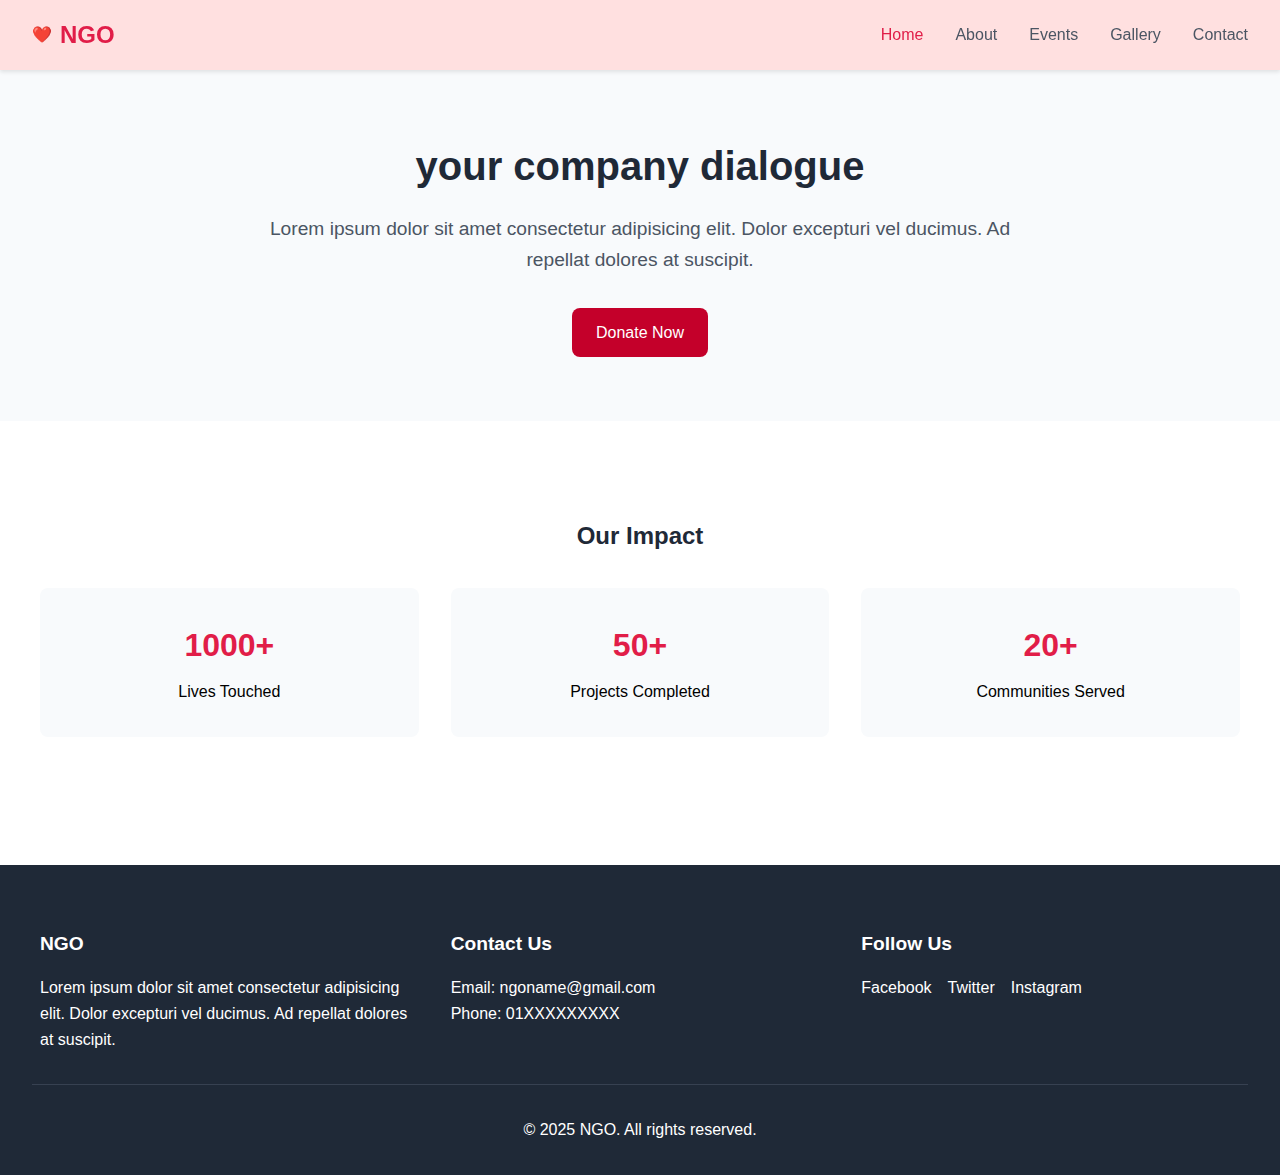
<file: index.html>
<!DOCTYPE html>
<html lang="en">
<head>
    <meta charset="UTF-8">
    <meta name="viewport" content="width=device-width, initial-scale=1.0">
    <title>NGO - Home</title>
    <link rel="stylesheet" href="styles.css">
</head>
<body>
    <nav class="navbar">
        <div class="nav-brand">
            <span class="logo">❤️</span>
            <span class="brand-name">NGO</span>
        </div>
        <ul class="nav-links">
            <li><a href="index.html" class="active">Home</a></li>
            <li><a href="about.html">About</a></li>
            <li><a href="events.html">Events</a></li>
            <li><a href="gallery.html">Gallery</a></li>
            <li><a href="contact.html">Contact</a></li>
        </ul>
        <button class="mobile-menu">☰</button>
    </nav>

    <main class="home">
        <section class="hero">

            <h1>your company dialogue</h1>
            <p>Lorem ipsum dolor sit amet consectetur adipisicing elit. Dolor excepturi vel ducimus. Ad repellat dolores at suscipit.</p>
            <a href="#" class="cta-button">Donate Now</a>

        </section>

        <section class="impact">
            <h2>Our Impact</h2>
            <div class="impact-grid">
                <div class="impact-card">
                    <h3>1000+</h3>
                    <p>Lives Touched</p>
                </div>
                <div class="impact-card">
                    <h3>50+</h3>
                    <p>Projects Completed</p>
                </div>
                <div class="impact-card">
                    <h3>20+</h3>
                    <p>Communities Served</p>
                </div>
            </div>
        </section>
    </main>

    <footer>
        <div class="footer-content">
            <div class="footer-section">
                <h3>NGO</h3>
                <p>Lorem ipsum dolor sit amet consectetur adipisicing elit. Dolor excepturi vel ducimus. Ad repellat dolores at suscipit.</p>
            </div>
            <div class="footer-section">
                <h3>Contact Us</h3>
                <p>Email: ngoname@gmail.com</p>
                <p>Phone: 01XXXXXXXXX</p>
            </div>
            <div class="footer-section">
                <h3>Follow Us</h3>
                <div class="social-links">
                    <a href="#" class="social-link">Facebook</a>
                    <a href="#" class="social-link">Twitter</a>
                    <a href="#" class="social-link">Instagram</a>
                </div>
            </div>
        </div>
        <div class="footer-bottom">
            <p>&copy; 2025 NGO. All rights reserved.</p>
        </div>
    </footer>

    <script src="script.js"></script>
</body>
</html>
</file>
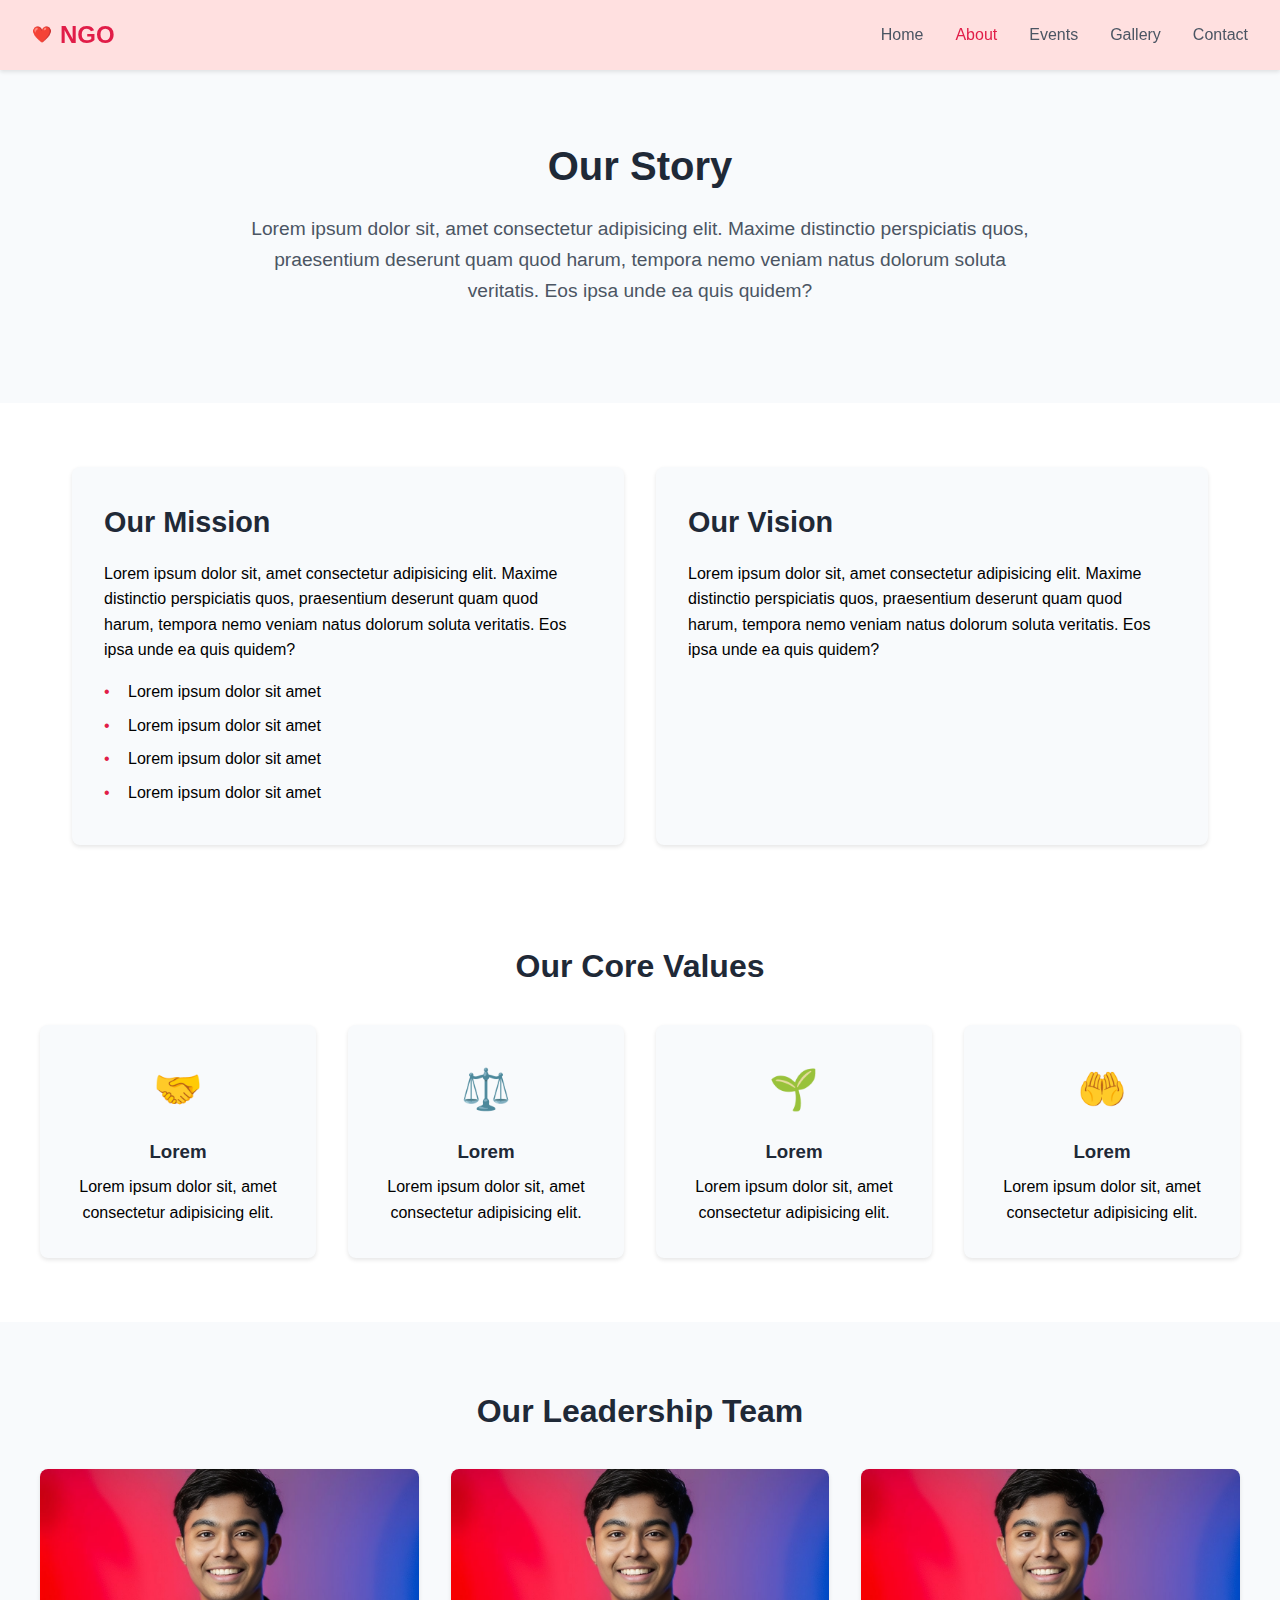
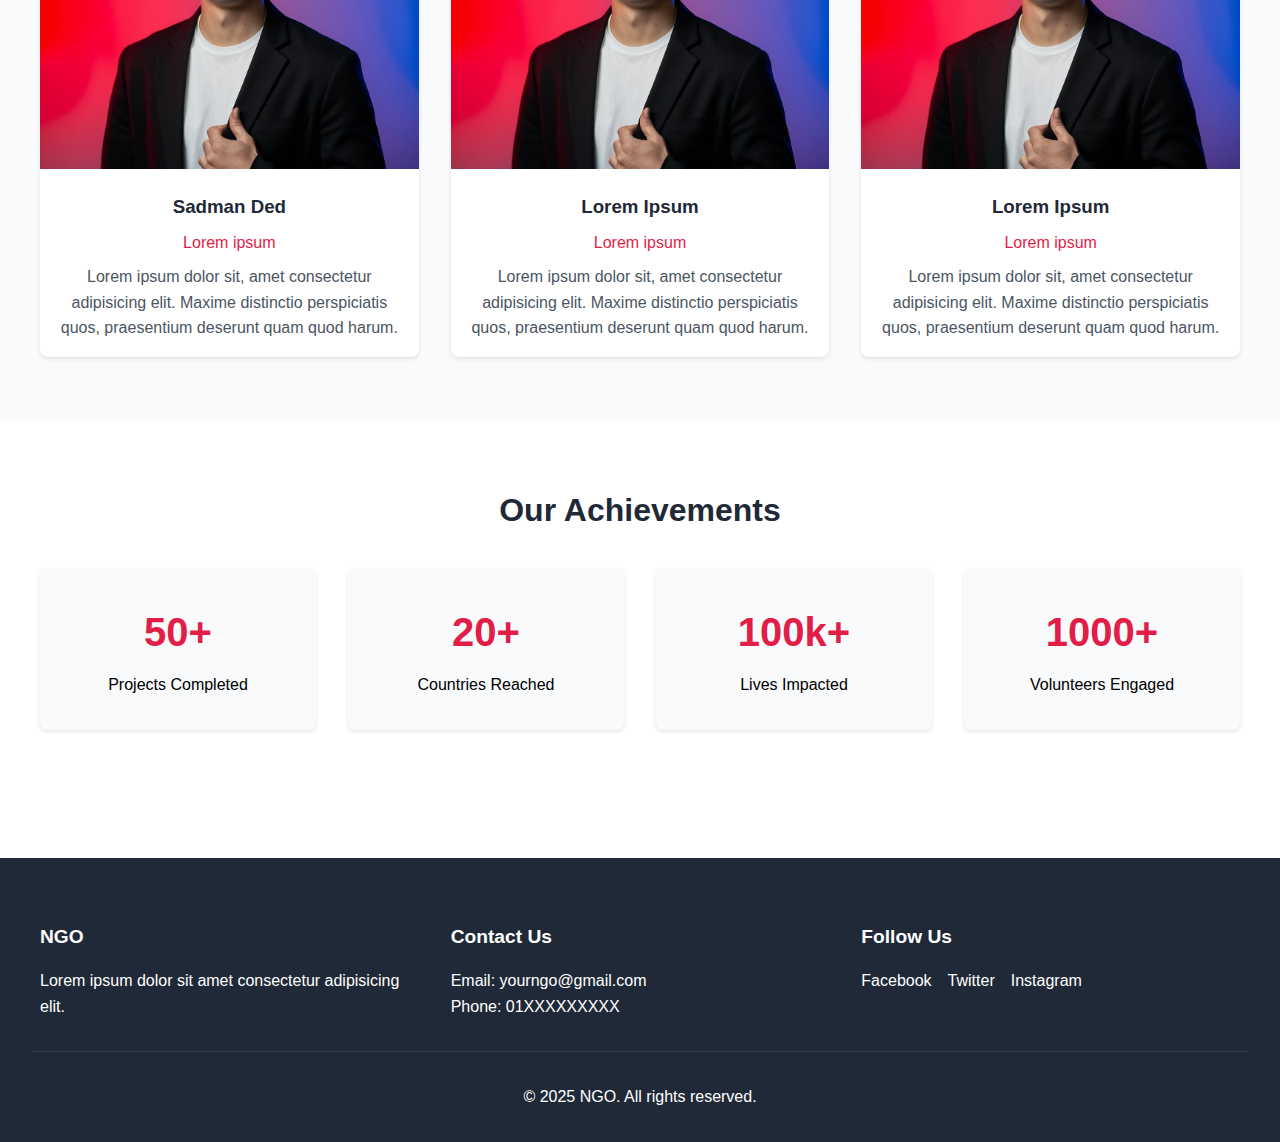
<file: about.html>
<!DOCTYPE html>
<html lang="en">
<head>
    <meta charset="UTF-8">
    <meta name="viewport" content="width=device-width, initial-scale=1.0">
    <title>NGO- About</title>
    <link rel="stylesheet" href="styles.css">
</head>
<body>
    <nav class="navbar">
        <div class="nav-brand">
            <span class="logo">❤️</span>
            <span class="brand-name">NGO</span>
        </div>
        <ul class="nav-links">
            <li><a href="index.html">Home</a></li>
            <li><a href="about.html" class="active">About</a></li>
            <li><a href="events.html">Events</a></li>
            <li><a href="gallery.html">Gallery</a></li>
            <li><a href="contact.html">Contact</a></li>
        </ul>
        <button class="mobile-menu">☰</button>
    </nav>

    <main class="about">
        <section class="about-hero">
            <h1>Our Story</h1>
            <p>Lorem ipsum dolor sit, amet consectetur adipisicing elit. Maxime distinctio perspiciatis quos, praesentium deserunt quam quod harum, tempora nemo veniam natus dolorum soluta veritatis. Eos ipsa unde ea quis quidem?</p>
        </section>

        <section class="mission-vision">
            <div class="mission">
                <h2>Our Mission</h2>
                <p>Lorem ipsum dolor sit, amet consectetur adipisicing elit. Maxime distinctio perspiciatis quos, praesentium deserunt quam quod harum, tempora nemo veniam natus dolorum soluta veritatis. Eos ipsa unde ea quis quidem?</p>
                <ul class="mission-points">
                    <li>Lorem ipsum dolor sit amet</li>
                    <li>Lorem ipsum dolor sit amet</li>
                    <li>Lorem ipsum dolor sit amet</li>
                    <li>Lorem ipsum dolor sit amet</li>
                </ul>
            </div>
            <div class="vision">
                <h2>Our Vision</h2>
                <p>Lorem ipsum dolor sit, amet consectetur adipisicing elit. Maxime distinctio perspiciatis quos, praesentium deserunt quam quod harum, tempora nemo veniam natus dolorum soluta veritatis. Eos ipsa unde ea quis quidem?</p>
            </div>
        </section>

        <section class="values">
            <h2>Our Core Values</h2>
            <div class="values-grid">
                <div class="value-card">
                    <span class="value-icon">🤝</span>
                    <h3>Lorem</h3>
                    <p>Lorem ipsum dolor sit, amet consectetur adipisicing elit.</p>
                </div>
                <div class="value-card">
                    <span class="value-icon">⚖️</span>
                    <h3>Lorem</h3>
                    <p>Lorem ipsum dolor sit, amet consectetur adipisicing elit.</p>
                </div>
                <div class="value-card">
                    <span class="value-icon">🌱</span>
                    <h3>Lorem</h3>
                    <p>Lorem ipsum dolor sit, amet consectetur adipisicing elit.</p>
                </div>
                <div class="value-card">
                    <span class="value-icon">🤲</span>
                    <h3>Lorem</h3>
                    <p>Lorem ipsum dolor sit, amet consectetur adipisicing elit.</p>
                </div>
            </div>
        </section>

        <section class="team">
            <h2>Our Leadership Team</h2>
            <div class="team-grid">
                <div class="team-member">
                    <img src="dummy.png" alt="Sarah Johnson">
                    <h3>Sadman Ded</h3>
                    <p class="role">Lorem ipsum</p>
                    <p class="bio">Lorem ipsum dolor sit, amet consectetur adipisicing elit. Maxime distinctio perspiciatis quos, praesentium deserunt quam quod harum.</p>
                </div>
                <div class="team-member">
                    <img src="dummy.png" alt="David Chen">
                    <h3>Lorem Ipsum</h3>
                    <p class="role">Lorem ipsum</p>
                    <p class="bio">Lorem ipsum dolor sit, amet consectetur adipisicing elit. Maxime distinctio perspiciatis quos, praesentium deserunt quam quod harum.</p>
                </div>
                <div class="team-member">
                    <img src="dummy.png" alt="Emily Rodriguez">
                    <h3>Lorem Ipsum</h3>
                    <p class="role">Lorem ipsum</p>
                    <p class="bio">Lorem ipsum dolor sit, amet consectetur adipisicing elit. Maxime distinctio perspiciatis quos, praesentium deserunt quam quod harum.</p>
                </div>
            </div>
        </section>

        <section class="achievements">
            <h2>Our Achievements</h2>
            <div class="achievements-grid">
                <div class="achievement-card">
                    <span class="achievement-number">50+</span>
                    <p>Projects Completed</p>
                </div>
                <div class="achievement-card">
                    <span class="achievement-number">20+</span>
                    <p>Countries Reached</p>
                </div>
                <div class="achievement-card">
                    <span class="achievement-number">100k+</span>
                    <p>Lives Impacted</p>
                </div>
                <div class="achievement-card">
                    <span class="achievement-number">1000+</span>
                    <p>Volunteers Engaged</p>
                </div>
            </div>
        </section>
    </main>

    <footer>
        <div class="footer-content">
            <div class="footer-section">
                <h3>NGO</h3>
                <p>Lorem ipsum dolor sit amet consectetur adipisicing elit.</p>
            </div>
            <div class="footer-section">
                <h3>Contact Us</h3>
                <p>Email: yourngo@gmail.com</p>
                <p>Phone: 01XXXXXXXXX</p>
            </div>
            <div class="footer-section">
                <h3>Follow Us</h3>
                <div class="social-links">
                    <a href="#" class="social-link">Facebook</a>
                    <a href="#" class="social-link">Twitter</a>
                    <a href="#" class="social-link">Instagram</a>
                </div>
            </div>
        </div>
        <div class="footer-bottom">
            <p>&copy; 2025 NGO. All rights reserved.</p>
        </div>
    </footer>

    <script src="script.js"></script>
</body>
</html>
</file>
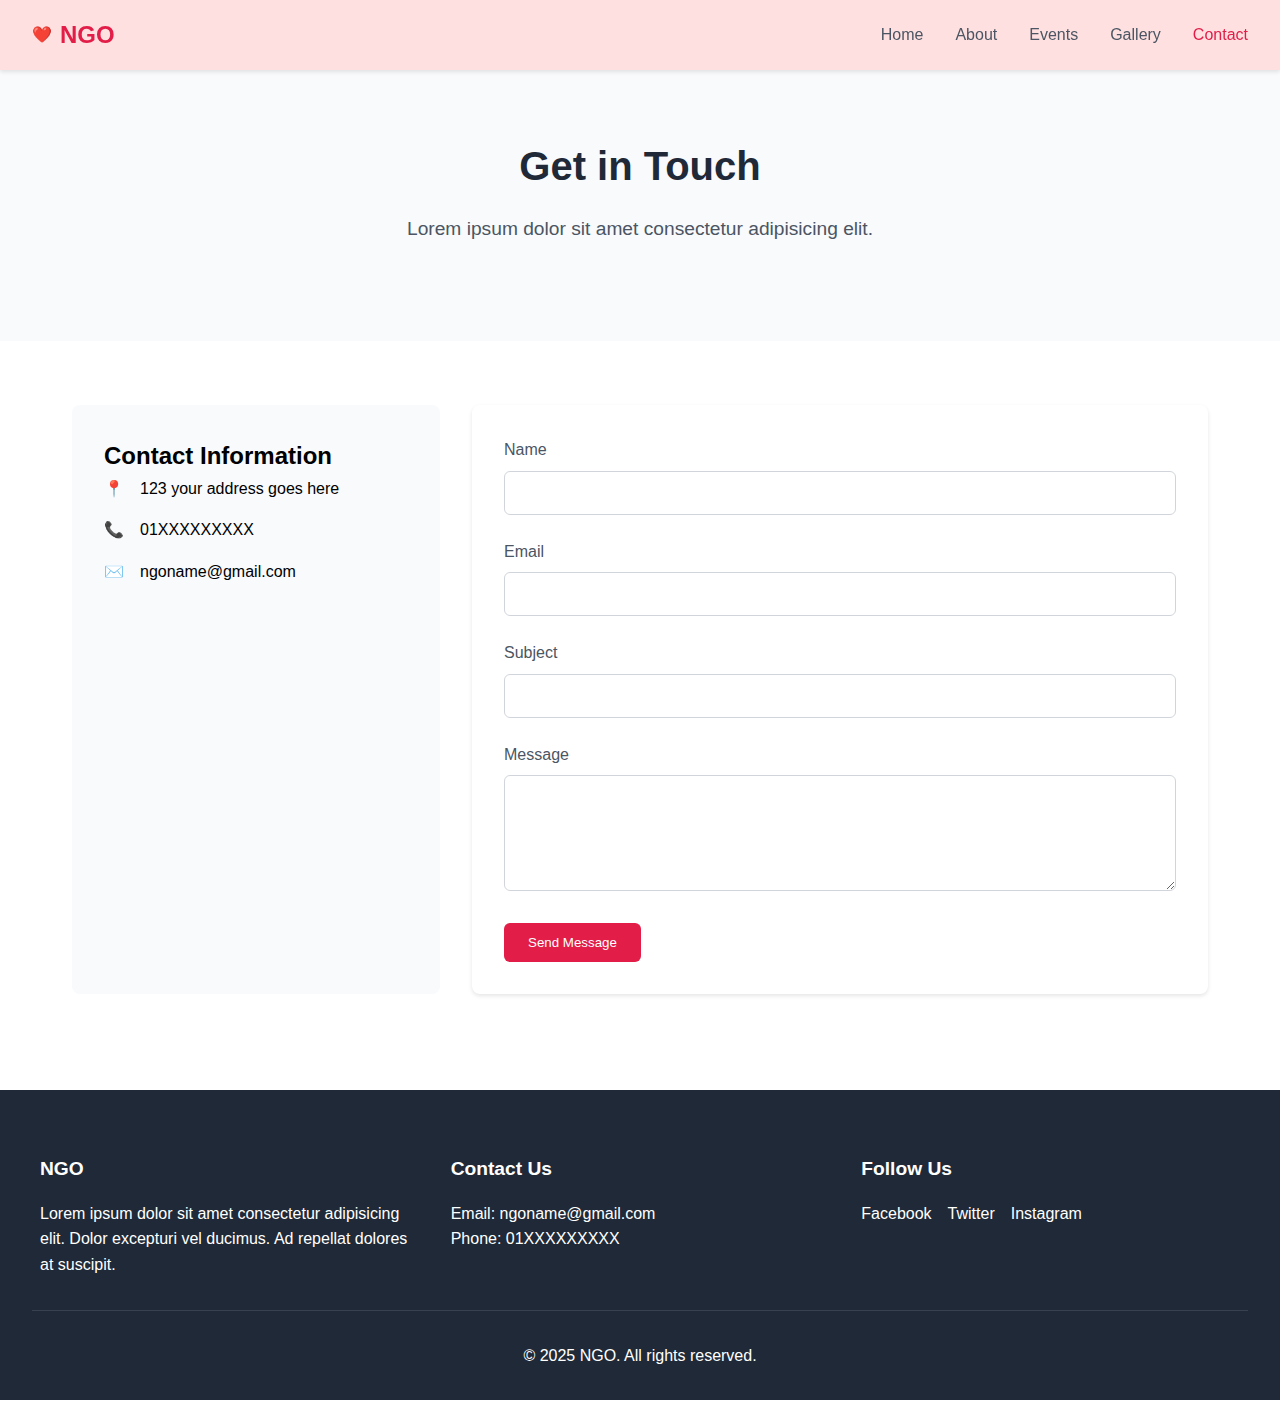
<file: contact.html>
<!DOCTYPE html>
<html lang="en">
<head>
    <meta charset="UTF-8">
    <meta name="viewport" content="width=device-width, initial-scale=1.0">
    <title>NGO- Contact</title>
    <link rel="stylesheet" href="styles.css">
</head>
<body>
    <nav class="navbar">
        <div class="nav-brand">
            <span class="logo">❤️</span>
            <span class="brand-name">NGO</span>
        </div>
        <ul class="nav-links">
            <li><a href="index.html">Home</a></li>
            <li><a href="about.html">About</a></li>
            <li><a href="events.html">Events</a></li>
            <li><a href="gallery.html">Gallery</a></li>
            <li><a href="contact.html" class="active">Contact</a></li>
        </ul>
        <button class="mobile-menu">☰</button>
    </nav>

    <main class="contact">
        <section class="contact-hero">
            <h1>Get in Touch</h1>
            <p>Lorem ipsum dolor sit amet consectetur adipisicing elit.</p>
        </section>

        <section class="contact-content">
            <div class="contact-info">
                <h2>Contact Information</h2>
                <div class="info-item">
                    <span class="icon">📍</span>
                    <p>123 your address goes here</p>
                </div>
                <div class="info-item">
                    <span class="icon">📞</span>
                    <p>01XXXXXXXXX</p>
                </div>
                <div class="info-item">
                    <span class="icon">✉️</span>
                    <p>ngoname@gmail.com</p>
                </div>
            </div>

            <form class="contact-form" id="contactForm">
                <div class="form-group">
                    <label for="name">Name</label>
                    <input type="text" id="name" name="name" required>
                </div>
                <div class="form-group">
                    <label for="email">Email</label>
                    <input type="email" id="email" name="email" required>
                </div>
                <div class="form-group">
                    <label for="subject">Subject</label>
                    <input type="text" id="subject" name="subject" required>
                </div>
                <div class="form-group">
                    <label for="message">Message</label>
                    <textarea id="message" name="message" rows="5" required></textarea>
                </div>
                <button type="submit" class="submit-button">Send Message</button>
            </form>
        </section>
    </main>

    <footer>
        <div class="footer-content">
            <div class="footer-section">
                <h3>NGO</h3>
                <p>Lorem ipsum dolor sit amet consectetur adipisicing elit. Dolor excepturi vel ducimus. Ad repellat dolores at suscipit.</p>
            </div>
            <div class="footer-section">
                <h3>Contact Us</h3>
                <p>Email: ngoname@gmail.com</p>
                <p>Phone: 01XXXXXXXXX</p>
            </div>
            <div class="footer-section">
                <h3>Follow Us</h3>
                <div class="social-links">
                    <a href="#" class="social-link">Facebook</a>
                    <a href="#" class="social-link">Twitter</a>
                    <a href="#" class="social-link">Instagram</a>
                </div>
            </div>
        </div>
        <div class="footer-bottom">
            <p>&copy; 2025 NGO. All rights reserved.</p>
        </div>
    </footer>

    <script src="script.js"></script>
</body>
</html>
</file>
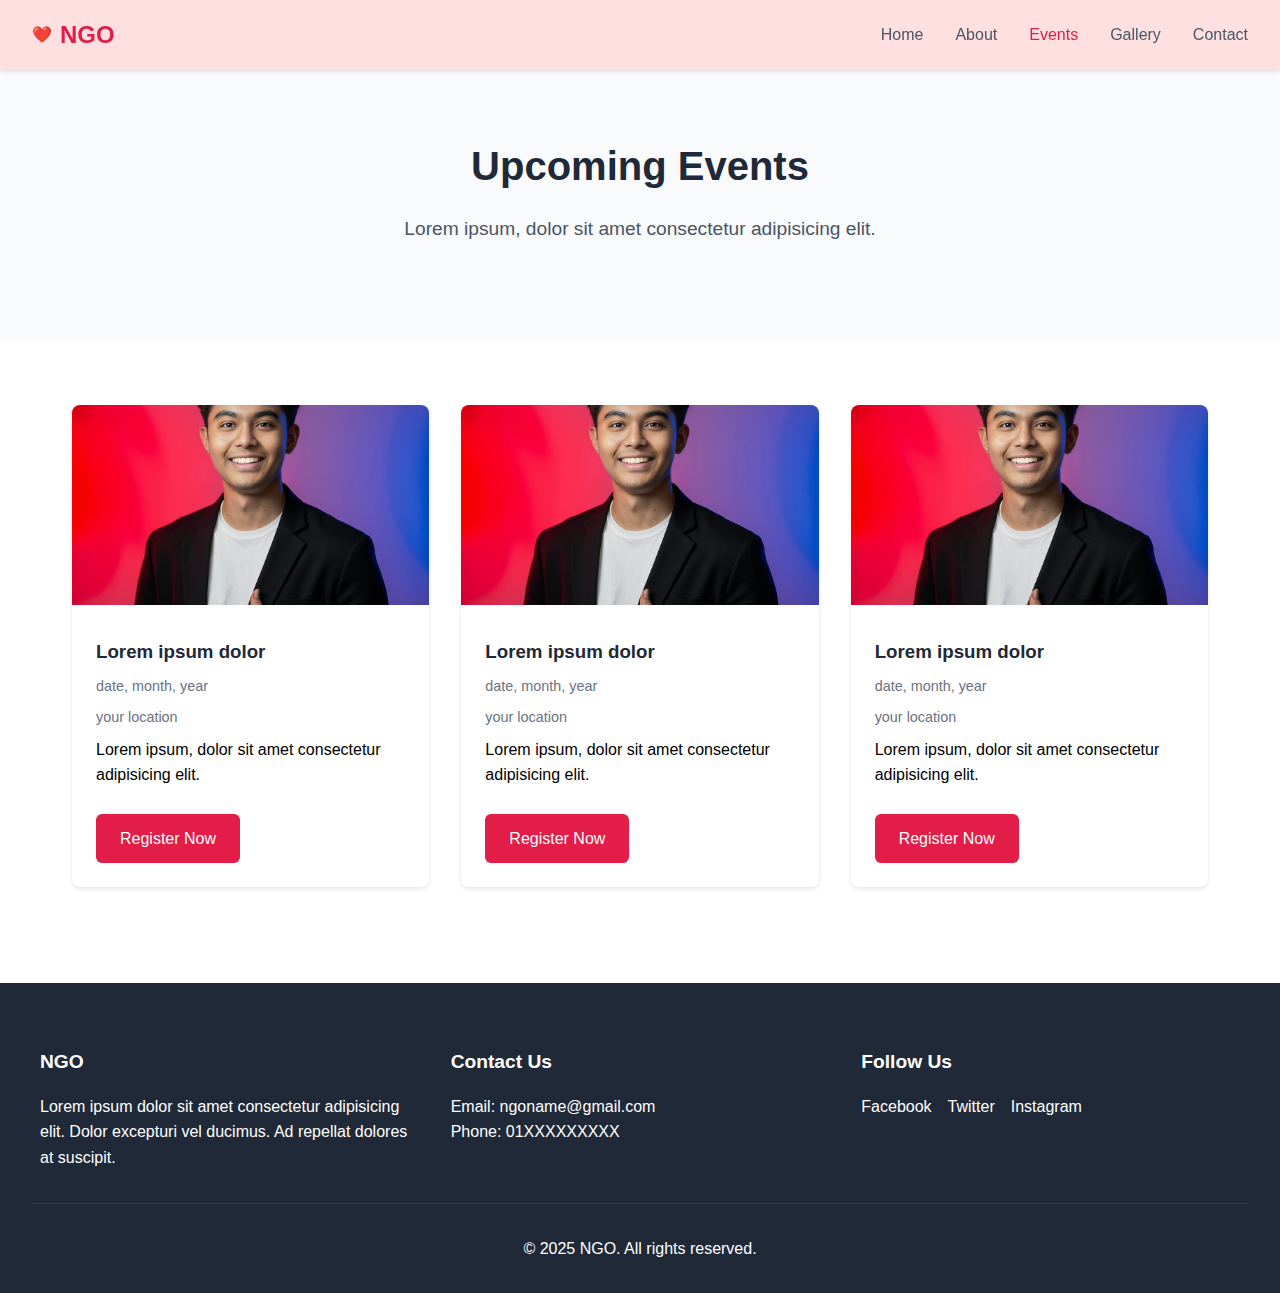
<file: events.html>
<!DOCTYPE html>
<html lang="en">
<head>
    <meta charset="UTF-8">
    <meta name="viewport" content="width=device-width, initial-scale=1.0">
    <title>NGO- Events</title>
    <link rel="stylesheet" href="styles.css">
</head>
<body>
    <nav class="navbar">
        <div class="nav-brand">
            <span class="logo">❤️</span>
            <span class="brand-name">NGO</span>
        </div>
        <ul class="nav-links">
            <li><a href="index.html">Home</a></li>
            <li><a href="about.html">About</a></li>
            <li><a href="events.html" class="active">Events</a></li>
            <li><a href="gallery.html">Gallery</a></li>
            <li><a href="contact.html">Contact</a></li>
        </ul>
        <button class="mobile-menu">☰</button>
    </nav>

    <main class="events">
        <section class="events-hero">
            <h1>Upcoming Events</h1>
            <p>Lorem ipsum, dolor sit amet consectetur adipisicing elit.</p>
        </section>

        <section class="events-grid">
            <div class="event-card">
                <img src="dummy.png" alt="Community Event">
                <div class="event-details">
                    <h3>Lorem ipsum dolor</h3>
                    <p class="date">date, month, year</p>
                    <p class="location">your location</p>
                    <p class="description">Lorem ipsum, dolor sit amet consectetur adipisicing elit.</p> <br>
                    <a href="#" class="register-button">Register Now</a>
                </div>
            </div>

            <div class="event-card">
                <img src="dummy.png" alt="Community Event">
                <div class="event-details">
                    <h3>Lorem ipsum dolor</h3>
                    <p class="date">date, month, year</p>
                    <p class="location">your location</p>
                    <p class="description">Lorem ipsum, dolor sit amet consectetur adipisicing elit.</p> <br>
                    <a href="#" class="register-button">Register Now</a>
                </div>
            </div>

            <div class="event-card">
                <img src="dummy.png" alt="Community Event">
                <div class="event-details">
                    <h3>Lorem ipsum dolor</h3>
                    <p class="date">date, month, year</p>
                    <p class="location">your location</p>
                    <p class="description">Lorem ipsum, dolor sit amet consectetur adipisicing elit.</p> <br>
                    <a href="#" class="register-button">Register Now</a>
                </div>
            </div>
        </section>
    </main>

    <footer>
        <div class="footer-content">
            <div class="footer-section">
                <h3>NGO</h3>
                <p>Lorem ipsum dolor sit amet consectetur adipisicing elit. Dolor excepturi vel ducimus. Ad repellat dolores at suscipit.</p>
            </div>
            <div class="footer-section">
                <h3>Contact Us</h3>
                <p>Email: ngoname@gmail.com</p>
                <p>Phone: 01XXXXXXXXX</p>
            </div>
            <div class="footer-section">
                <h3>Follow Us</h3>
                <div class="social-links">
                    <a href="#" class="social-link">Facebook</a>
                    <a href="#" class="social-link">Twitter</a>
                    <a href="#" class="social-link">Instagram</a>
                </div>
            </div>
        </div>
        <div class="footer-bottom">
            <p>&copy; 2025 NGO. All rights reserved.</p>
        </div>
    </footer>

    <script src="script.js"></script>
</body>
</html>
</file>
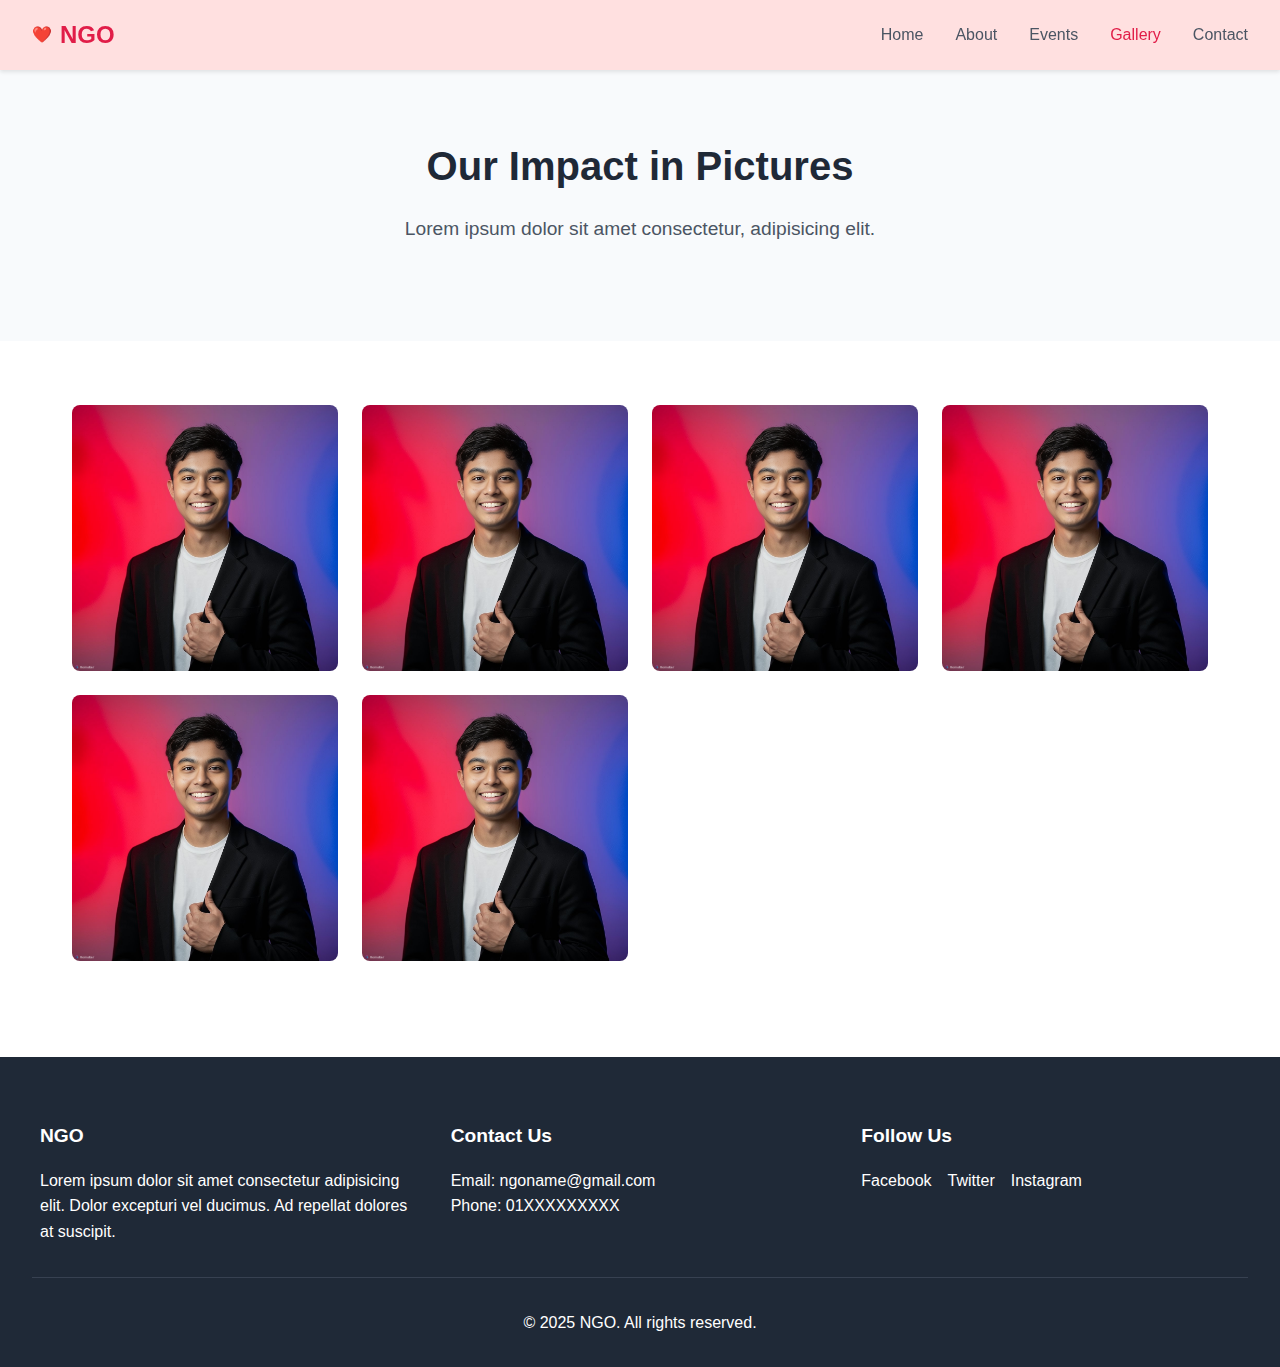
<file: gallery.html>
<!DOCTYPE html>
<html lang="en">
<head>
    <meta charset="UTF-8">
    <meta name="viewport" content="width=device-width, initial-scale=1.0">
    <title>NGO- Gallery</title>
    <link rel="stylesheet" href="styles.css">
</head>
<body>
    <nav class="navbar">
        <div class="nav-brand">
            <span class="logo">❤️</span>
            <span class="brand-name">NGO</span>
        </div>
        <ul class="nav-links">
            <li><a href="index.html">Home</a></li>
            <li><a href="about.html">About</a></li>
            <li><a href="events.html">Events</a></li>
            <li><a href="gallery.html" class="active">Gallery</a></li>
            <li><a href="contact.html">Contact</a></li>
        </ul>
        <button class="mobile-menu">☰</button>
    </nav>

    <main class="gallery">
        <section class="gallery-hero">
            <h1>Our Impact in Pictures</h1>
            <p>Lorem ipsum dolor sit amet consectetur, adipisicing elit.</p>
        </section>

        <section class="gallery-grid">
            <div class="gallery-item">
                <img src="dummy.png" alt="Community Event">
                <div class="overlay">
                    <p>Lorem ipsum dolor</p>
                </div>
            </div>
            <div class="gallery-item">
                <img src="dummy.png" alt="Community Event">
                <div class="overlay">
                    <p>Lorem ipsum dolor</p>
                </div>
            </div>
            <div class="gallery-item">
                <img src="dummy.png" alt="Community Event">
                <div class="overlay">
                    <p>Lorem ipsum dolor</p>
                </div>
            </div>
            <div class="gallery-item">
                <img src="dummy.png" alt="Community Event">
                <div class="overlay">
                    <p>Lorem ipsum dolor</p>
                </div>
            </div>
            <div class="gallery-item">
                <img src="dummy.png" alt="Community Event">
                <div class="overlay">
                    <p>Lorem ipsum dolor</p>
                </div>
            </div>
            <div class="gallery-item">
                <img src="dummy.png" alt="Community Event">
                <div class="overlay">
                    <p>Lorem ipsum dolor</p>
                </div>
            </div>
        </section>
    </main>

    <footer>
        <div class="footer-content">
            <div class="footer-section">
                <h3>NGO</h3>
                <p>Lorem ipsum dolor sit amet consectetur adipisicing elit. Dolor excepturi vel ducimus. Ad repellat dolores at suscipit.</p>
            </div>
            <div class="footer-section">
                <h3>Contact Us</h3>
                <p>Email: ngoname@gmail.com</p>
                <p>Phone: 01XXXXXXXXX</p>
            </div>
            <div class="footer-section">
                <h3>Follow Us</h3>
                <div class="social-links">
                    <a href="#" class="social-link">Facebook</a>
                    <a href="#" class="social-link">Twitter</a>
                    <a href="#" class="social-link">Instagram</a>
                </div>
            </div>
        </div>
        <div class="footer-bottom">
            <p>&copy; 2025 NGO. All rights reserved.</p>
        </div>
    </footer>

    <script src="script.js"></script>
</body>
</html>
</file>
<file: styles.css>
/* Reset and base styles */
* {
    margin: 0;
    padding: 0;
    box-sizing: border-box;
}

body {
    font-family: 'Segoe UI', Tahoma, Geneva, Verdana, sans-serif;
    line-height: 1.6;
    color: #000000;
   /* background: linear-gradient(rgba(255, 255, 255, 0.5), rgba(255, 128, 195, 0.5)), url('../img/hero.jpg') center/cover no-repeat; */
}

/* Navigation */
.navbar {
    background-color: rgb(255, 224, 224);
    box-shadow: 0 2px 4px rgba(0,0,0,0.1);
    padding: 1rem 2rem;
    position: sticky;
    top: 0;
    z-index: 1000;
    display: flex;
    justify-content: space-between;
    align-items: center;
    }

.nav-brand {
    display: flex;
    align-items: center;
    gap: 0.5rem;
}

.brand-name {
    font-size: 1.5rem;
    font-weight: bold;
    color: #e11d48;
}

.nav-links {
    display: flex;
    gap: 2rem;
    list-style: none;
}

.nav-links a {
    text-decoration: none;
    color: #4b5563;
    font-weight: 500;
    transition: color 0.3s ease;
}

.nav-links a:hover,
.nav-links a.active {
    color: #e11d48;
    background-color: transparent;
}

.mobile-menu {
    display: none;
    background: none;
    border: none;
    font-size: 1.5rem;
    cursor: pointer;
    color: #4b5563;
}

/* Hero Sections */

/* Slideshow container */
.slideshow-container {
    max-width: 1000px;
    position: relative;
    margin: auto;
  }
  
  /* Hide the images by default */
  .mySlides {
    display: none;
  }
  
  /* Next & previous buttons */
  .prev, .next {
    cursor: pointer;
    position: absolute;
    top: 50%;
    width: auto;
    margin-top: -22px;
    padding: 16px;
    color: white;
    font-weight: bold;
    font-size: 18px;
    transition: 0.6s ease;
    border-radius: 0 3px 3px 0;
    user-select: none;
  }
  
  /* Position the "next button" to the right */
  .next {
    right: 0;
    border-radius: 3px 0 0 3px;
  }
  
  /* On hover, add a black background color with a little bit see-through */
  .prev:hover, .next:hover {
    background-color: rgba(0,0,0,0.8);
  }
  
  /* Caption text */
  .text {
    color: #f2f2f2;
    font-size: 15px;
    padding: 8px 12px;
    position: absolute;
    bottom: 8px;
    width: 100%;
    text-align: center;
  }
  
  /* Number text (1/3 etc) */
  .numbertext {
    color: #f2f2f2;
    font-size: 12px;
    padding: 8px 12px;
    position: absolute;
    top: 0;
  }
  
  /* The dots/bullets/indicators */
  .dot {
    cursor: pointer;
    height: 15px;
    width: 15px;
    margin: 0 2px;
    background-color: #bbb;
    border-radius: 50%;
    display: inline-block;
    transition: background-color 0.6s ease;
  }
  
  .active, .dot:hover {
    background-color: #717171;
  }
  
  /* Fading animation */
  .fade {
    animation-name: fade;
    animation-duration: 1.5s;
  }
  
  @keyframes fade {
    from {opacity: .4}
    to {opacity: 1}
  }

.hero, .about-hero, .events-hero, .gallery-hero, .contact-hero {
    background-color: #f8fafc;
    padding: 4rem 2rem;
    text-align: center;
    margin-bottom: 2rem;
}

.hero h1, .about-hero h1, .events-hero h1, .gallery-hero h1, .contact-hero h1 {
    font-size: 2.5rem;
    color: #1f2937;
    margin-bottom: 1rem;
}

.hero p, .about-hero p, .events-hero p, .gallery-hero p, .contact-hero p {
    font-size: 1.2rem;
    color: #4b5563;
    max-width: 800px;
    margin: 0 auto 2rem;
}

/* Mission Vision Section */
.mission-vision {
    display: grid;
    grid-template-columns: repeat(2, 1fr);
    gap: 2rem;
    max-width: 1200px;
    margin: 0 auto;
    padding: 2rem;
}

.mission, .vision {
    background-color: #f8fafc;
    padding: 2rem;
    border-radius: 0.5rem;
    box-shadow: 0 2px 4px rgba(0,0,0,0.1);
}

.mission h2, .vision h2 {
    color: #1f2937;
    margin-bottom: 1rem;
    font-size: 1.8rem;
}

.mission-points {
    list-style: none;
    margin-top: 1rem;
}

.mission-points li {
    margin-bottom: 0.5rem;
    padding-left: 1.5rem;
    position: relative;
}

.mission-points li::before {
    content: "•";
    color: #e11d48;
    position: absolute;
    left: 0;
}

/* Values Section */
.values {
    padding: 4rem 2rem;
    background-color: white;
}

.values h2 {
    text-align: center;
    margin-bottom: 2rem;
    color: #1f2937;
    font-size: 2rem;
}

.values-grid {
    display: grid;
    grid-template-columns: repeat(auto-fit, minmax(250px, 1fr));
    gap: 2rem;
    max-width: 1200px;
    margin: 0 auto;
}

.value-card {
    text-align: center;
    padding: 2rem;
    background-color: #f8fafc;
    border-radius: 0.5rem;
    box-shadow: 0 2px 4px rgba(0,0,0,0.1);
    transition: transform 0.3s ease;
}

.value-card:hover {
    transform: translateY(-5px);
}

.value-icon {
    font-size: 2.5rem;
    margin-bottom: 1rem;
    display: inline-block;
}

.value-card h3 {
    color: #1f2937;
    margin-bottom: 0.5rem;
}

/* Team Section */
.team {
    padding: 4rem 2rem;
    background-color: #f8fafc;
}

.team h2 {
    text-align: center;
    margin-bottom: 2rem;
    color: #1f2937;
    font-size: 2rem;
}

.team-grid {
    display: grid;
    grid-template-columns: repeat(auto-fit, minmax(300px, 1fr));
    gap: 2rem;
    max-width: 1200px;
    margin: 0 auto;
}

.team-member {
    background: white;
    border-radius: 0.5rem;
    overflow: hidden;
    box-shadow: 0 2px 4px rgba(0,0,0,0.1);
    text-align: center;
    transition: transform 0.3s ease;
}

.team-member:hover {
    transform: translateY(-5px);
}

.team-member img {
    width: 100%;
    height: 300px;
    object-fit: cover;
}

.team-member h3 {
    margin: 1rem 0 0.5rem;
    color: #1f2937;
}

.role {
    color: #e11d48;
    font-weight: 500;
    margin-bottom: 0.5rem;
}

.bio {
    padding: 0 1rem 1rem;
    color: #4b5563;
}

/* Achievements Section */
.achievements {
    padding: 4rem 2rem;
    background-color: white;
}

.achievements h2 {
    text-align: center;
    margin-bottom: 2rem;
    color: #1f2937;
    font-size: 2rem;
}

.achievements-grid {
    display: grid;
    grid-template-columns: repeat(auto-fit, minmax(200px, 1fr));
    gap: 2rem;
    max-width: 1200px;
    margin: 0 auto;
}

.achievement-card {
    text-align: center;
    padding: 2rem;
    background-color: #f8fafc;
    border-radius: 0.5rem;
    box-shadow: 0 2px 4px rgba(0,0,0,0.1);
}

.achievement-number {
    font-size: 2.5rem;
    font-weight: bold;
    color: #e11d48;
    display: block;
    margin-bottom: 0.5rem;
}

/* Buttons */

.cta-button{
    display: inline-block;
    padding: 0.75rem 1.5rem;
    background-color: #c4002a;
    color: white;
    text-decoration: none;
    border-radius: 0.5rem;
    transition: background-color 0.3s ease;
    border: none;
    cursor: pointer;
}

.register-button, .submit-button {
    display: inline-block;
    padding: 0.75rem 1.5rem;
    background-color: #e11d48;
    color: white;
    text-decoration: none;
    border-radius: 0.375rem;
    transition: background-color 0.3s ease;
    border: none;
    cursor: pointer;
}

.cta-button:hover, .register-button:hover, .submit-button:hover {
    background-color: #180308;
}

/* Impact Section */
.impact {
    padding: 4rem 2rem;
    background-color: white;
}

.impact h2 {
    text-align: center;
    margin-bottom: 2rem;
    color: #1f2937;
}

.impact-grid {
    display: grid;
    grid-template-columns: repeat(auto-fit, minmax(250px, 1fr));
    gap: 2rem;
    max-width: 1200px;
    margin: 0 auto;
}

.impact-card {
    text-align: center;
    padding: 2rem;
    background-color: #f8fafc;
    border-radius: 0.5rem;
    transition: transform 0.3s ease;
}

.impact-card:hover {
    transform: translateY(-5px);
}

.impact-card h3 {
    font-size: 2rem;
    color: #e11d48;
    margin-bottom: 0.5rem;
}

/* Events Grid */
.events-grid {
    display: grid;
    grid-template-columns: repeat(auto-fit, minmax(300px, 1fr));
    gap: 2rem;
    padding: 2rem;
    max-width: 1200px;
    margin: 0 auto;
}

.event-card {
    background: white;
    border-radius: 0.5rem;
    overflow: hidden;
    box-shadow: 0 2px 4px rgba(0,0,0,0.1);
}

.event-card img {
    width: 100%;
    height: 200px;
    object-fit: cover;
}

.event-details {
    padding: 1.5rem;
}

.event-details h3 {
    color: #1f2937;
    margin-bottom: 0.5rem;
}

.date, .location {
    color: #6b7280;
    font-size: 0.9rem;
    margin-bottom: 0.5rem;
}

/* Gallery Grid */
.gallery-grid {
    display: grid;
    grid-template-columns: repeat(auto-fit, minmax(250px, 1fr));
    gap: 1.5rem;
    padding: 2rem;
    max-width: 1200px;
    margin: 0 auto;
}

.gallery-item {
    position: relative;
    overflow: hidden;
    border-radius: 0.5rem;
    aspect-ratio: 1;
}

.gallery-item img {
    width: 100%;
    height: 100%;
    object-fit: cover;
    transition: transform 0.3s ease;
}

.gallery-item:hover img {
    transform: scale(1.1);
}

.overlay {
    position: absolute;
    bottom: 0;
    left: 0;
    right: 0;
    background: rgba(0,0,0,0.7);
    color: white;
    padding: 1rem;
    transform: translateY(100%);
    transition: transform 0.3s ease;
}

.gallery-item:hover .overlay {
    transform: translateY(0);
}

/* Contact Form */
.contact-content {
    display: grid;
    grid-template-columns: 1fr 2fr;
    gap: 2rem;
    max-width: 1200px;
    margin: 0 auto;
    padding: 2rem;
}

.contact-info {
    background-color: #f8fafc;
    padding: 2rem;
    border-radius: 0.5rem;
}

.info-item {
    display: flex;
    align-items: center;
    gap: 1rem;
    margin-bottom: 1rem;
}

.contact-form {
    background: white;
    padding: 2rem;
    border-radius: 0.5rem;
    box-shadow: 0 2px 4px rgba(0,0,0,0.1);
}

.form-group {
    margin-bottom: 1.5rem;
}

.form-group label {
    display: block;
    margin-bottom: 0.5rem;
    color: #4b5563;
}

.form-group input,
.form-group textarea {
    width: 100%;
    padding: 0.75rem;
    border: 1px solid #d1d5db;
    border-radius: 0.375rem;
    font-size: 1rem;
}

/* Footer */
footer {
    background-color: #1f2937;
    color: white;
    padding: 4rem 2rem 2rem;
    margin-top: 4rem;
}

.footer-content {
    display: grid;
    grid-template-columns: repeat(auto-fit, minmax(250px, 1fr));
    gap: 2rem;
    max-width: 1200px;
    margin: 0 auto;
}

.footer-section h3 {
    margin-bottom: 1rem;
    font-size: 1.2rem;
}

.social-links {
    display: flex;
    gap: 1rem;
}

.social-link {
    color: white;
    text-decoration: none;
    transition: color 0.3s ease;
}

.social-link:hover {
    color: #e11d48;
}

.footer-bottom {
    text-align: center;
    margin-top: 2rem;
    padding-top: 2rem;
    border-top: 1px solid #374151;
}

/* Responsive Design */
@media (max-width: 1024px) {
    .mission-vision {
        grid-template-columns: 1fr;
    }

    .team-grid {
        grid-template-columns: repeat(auto-fit, minmax(250px, 1fr));
    }
}

@media (max-width: 768px) {
    .navbar {
        flex-direction: column;
        padding: 1rem;
        position: relative;
    }

    .nav-brand {
        width: 100%;
        justify-content: center;
        margin-bottom: 1rem;
    }

    .nav-links {
        display: none;
        width: 100%;
        flex-direction: column;
        text-align: center;
        padding: 1rem 0;
        background-color: white;
        position: absolute;
        top: 100%;
        left: 0;
        box-shadow: 0 2px 4px rgba(0,0,0,0.1);
    }

    .nav-links.active {
        display: flex;
    }

    .nav-links li {
        margin: 0.5rem 0;
    }

    .mobile-menu {
        display: block;
        position: absolute;
        top: 1rem;
        right: 1rem;
    }

    .hero h1, .about-hero h1, .events-hero h1, .gallery-hero h1, .contact-hero h1 {
        font-size: 2rem;
    }

    .contact-content {
        grid-template-columns: 1fr;
    }

    .values-grid {
        grid-template-columns: 1fr;
    }

    .achievements-grid {
        grid-template-columns: repeat(2, 1fr);
    }
}

@media (max-width: 480px) {
    .achievements-grid {
        grid-template-columns: 1fr;
    }

    .gallery-grid {
        grid-template-columns: 1fr;
    }

    .hero p, .about-hero p, .events-hero p, .gallery-hero p, .contact-hero p {
        font-size: 1rem;
    }

    .team-member img {
        height: 250px;
    }

    .footer-content {
        grid-template-columns: 1fr;
        text-align: center;
    }

    .social-links {
        justify-content: center;
    }
}
</file>
